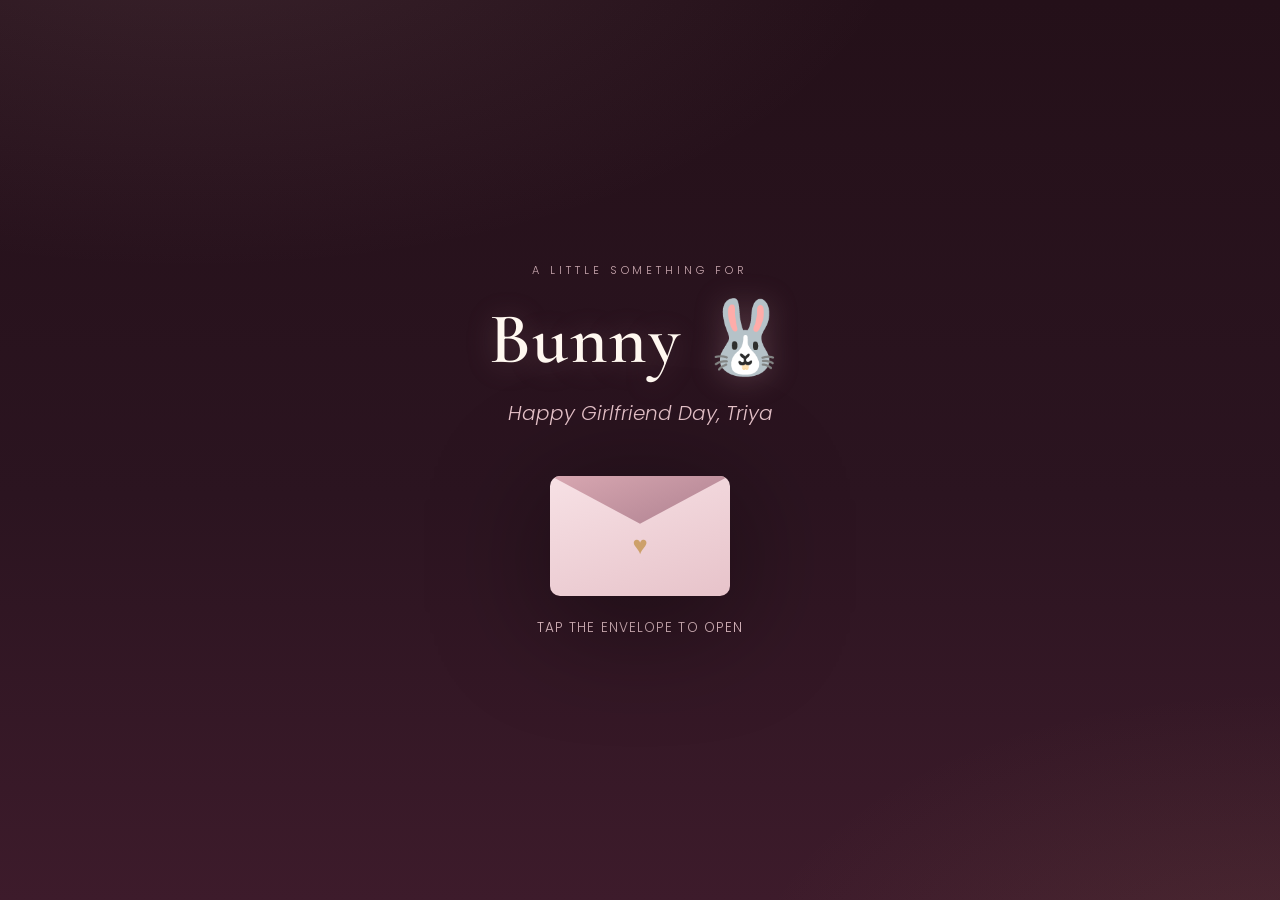
<file: index.html>
<!DOCTYPE html>
<html lang="en">
<head>
<meta charset="UTF-8">
<meta name="viewport" content="width=device-width, initial-scale=1.0">
<title>Happy Girlfriend Day, Bunny 🐰</title>
<link rel="stylesheet" href="style.css">
</head>
<body>

<div class="hearts-field" id="hearts-field"></div>

<main class="landing" id="landing">
  <p class="eyebrow">A little something for</p>
  <h1>Bunny 🐰</h1>
  <p class="sub">Happy Girlfriend Day, Triya</p>

  <div class="envelope-wrap" id="envelope" role="button" tabindex="0" aria-label="Open your surprise">
    <div class="envelope">
      <div class="env-body"></div>
      <div class="env-heart">♥</div>
      <div class="env-flap"></div>
    </div>
  </div>
  <p class="open-hint">tap the envelope to open</p>
</main>

<script src="script.js"></script>
<script>
  const envelope = document.getElementById('envelope');
  const landing = document.getElementById('landing');

  function openEnvelope(){
    envelope.classList.add('open');
    landing.classList.add('fade-out');
    setTimeout(() => { window.location.href = 'next.html'; }, 750);
  }

  envelope.addEventListener('click', openEnvelope);
  envelope.addEventListener('keydown', (e) => {
    if(e.key === 'Enter' || e.key === ' ') openEnvelope();
  });
</script>
</body>
</html>
</file>
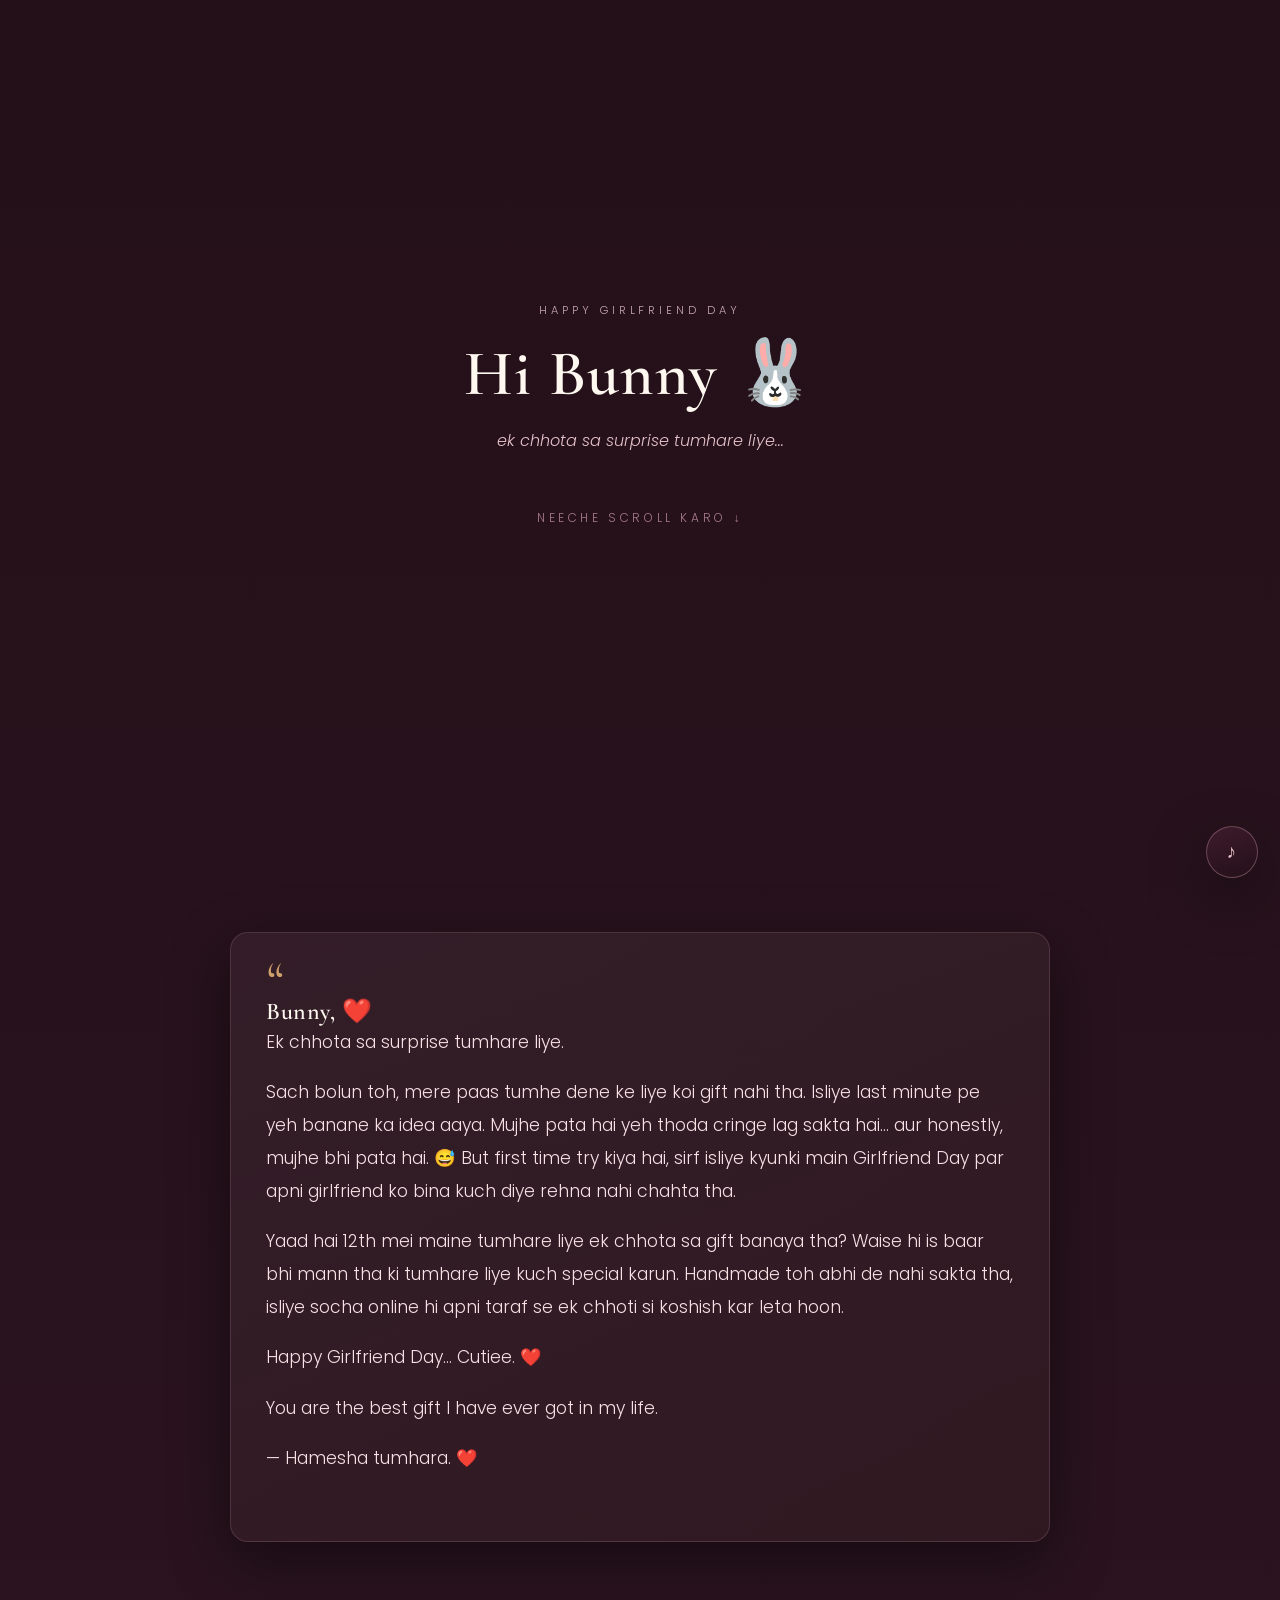
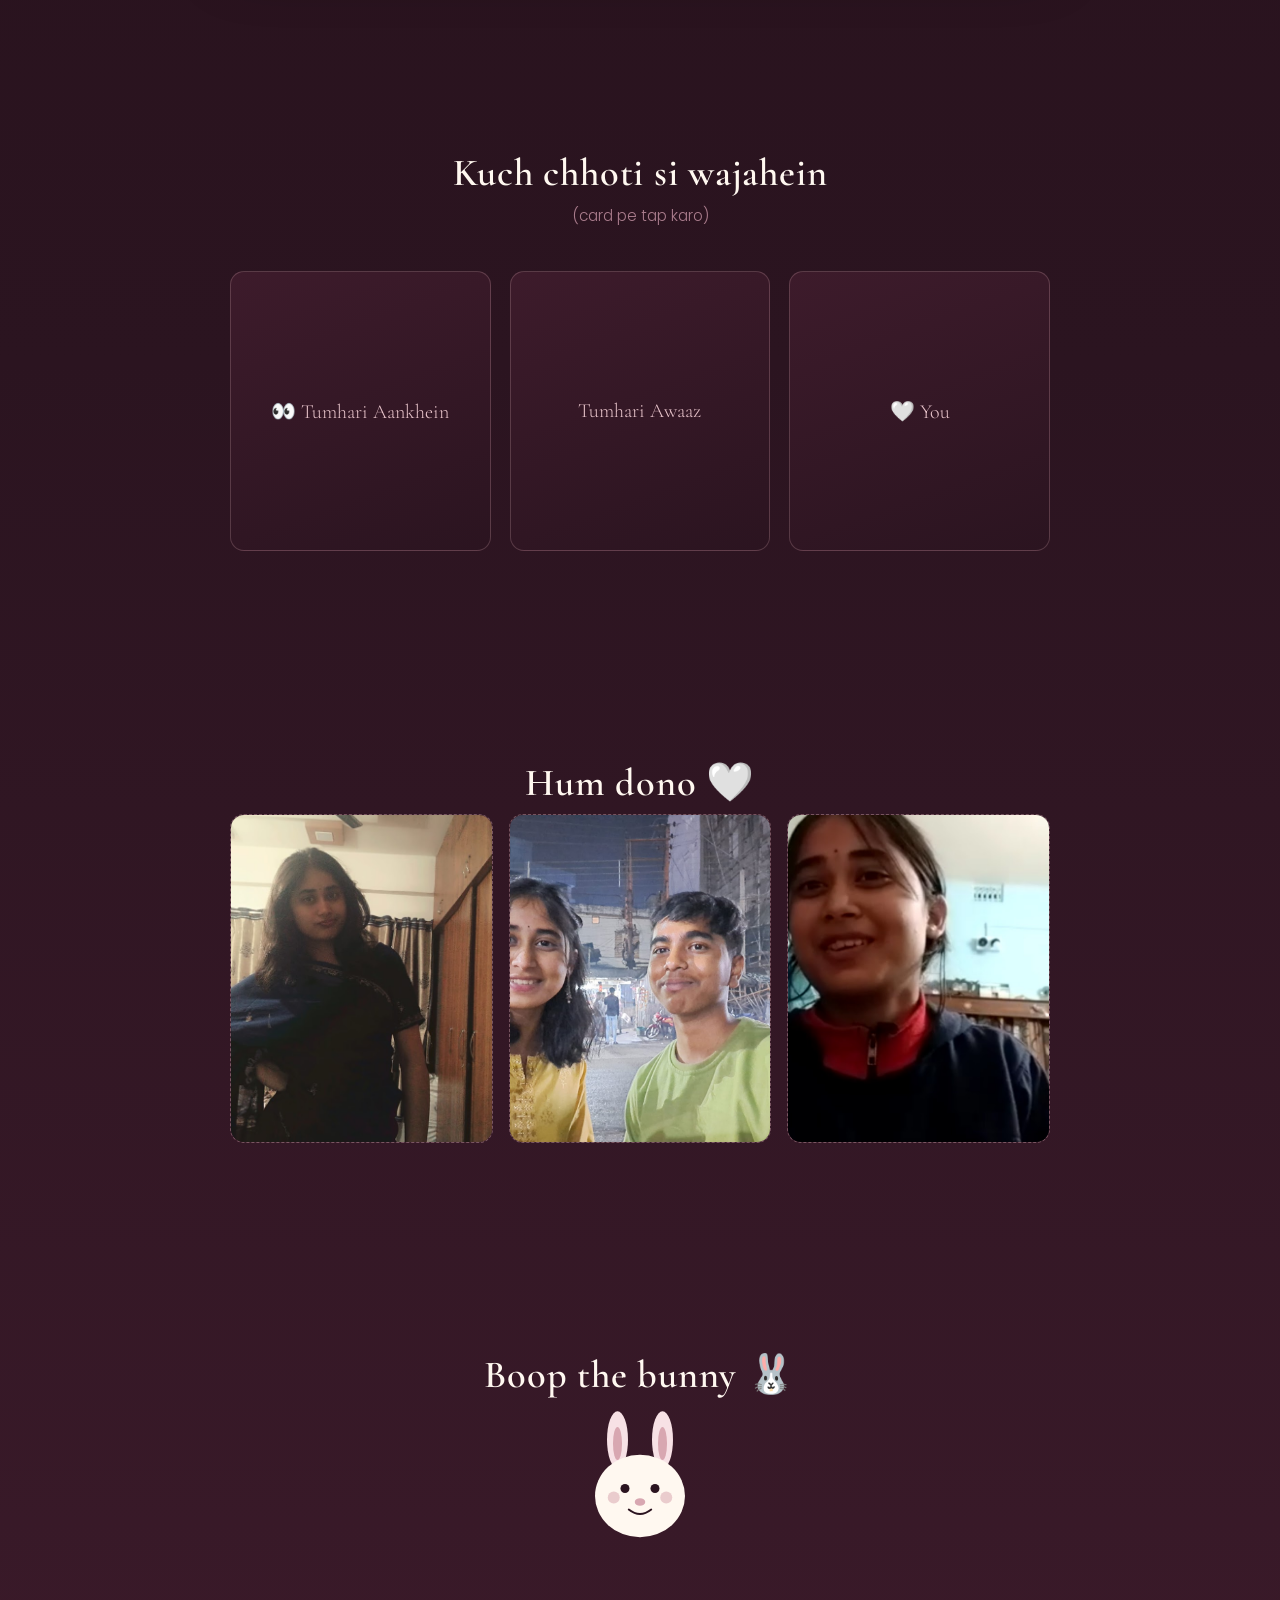
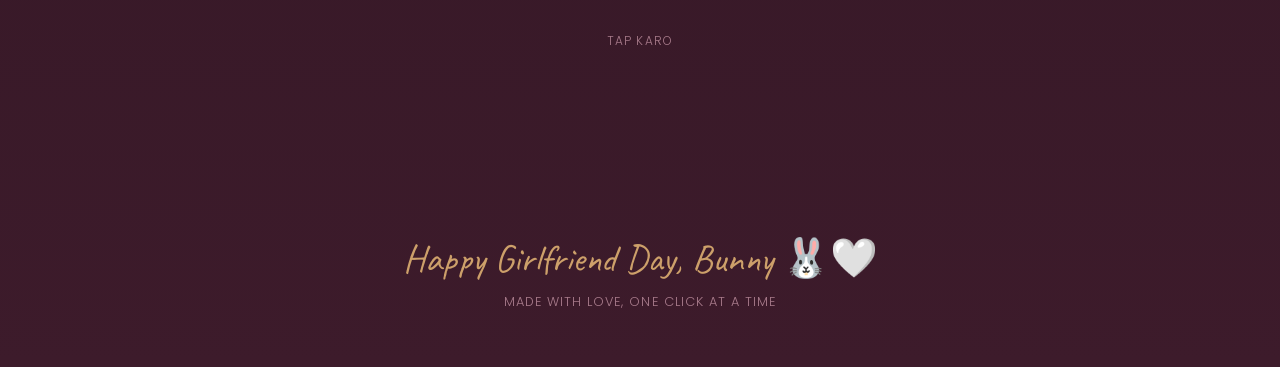
<file: next.html>
<!DOCTYPE html>
<html lang="en">
<head>
<meta charset="UTF-8">
<meta name="viewport" content="width=device-width, initial-scale=1.0">
<title>Happy Girlfriend Day, Bunny 🐰</title>
<link rel="stylesheet" href="style.css">
</head>
<body class="fade-in">

<div class="hearts-field" id="hearts-field"></div>

<!-- ============ HERO ============ -->
<section class="hero-section wrap">
  <p class="eyebrow">Happy Girlfriend Day</p>
  <h1>Hi Bunny 🐰</h1>
  <p class="sub">ek chhota sa surprise tumhare liye...</p>
  <p class="scroll-cue">neeche scroll karo ↓</p>
</section>

<!-- ============ LETTER ============ -->
<section class="section wrap">
  <div class="letter">
    <span class="quote-mark">“</span>
    <h2>Bunny, ❤️</h2>

    <p>
        Ek chhota sa surprise tumhare liye.
    </p>

    <p>
        Sach bolun toh, mere paas tumhe dene ke liye koi gift nahi tha.
        Isliye last minute pe yeh banane ka idea aaya.
        Mujhe pata hai yeh thoda cringe lag sakta hai... aur honestly,
        mujhe bhi pata hai. 😅
        But first time try kiya hai, sirf isliye kyunki main Girlfriend Day
        par apni girlfriend ko bina kuch diye rehna nahi chahta tha.
    </p>

    <p>
        Yaad hai 12th mei maine tumhare liye ek chhota sa gift banaya tha?
        Waise hi is baar bhi mann tha ki tumhare liye kuch special karun.
        Handmade toh abhi de nahi sakta tha, isliye socha online hi apni taraf
        se ek chhoti si koshish kar leta hoon.
    </p>

    <p>
        Happy Girlfriend Day... Cutiee. ❤️
    </p>

    <p>
        You are the best gift I have ever got in my life.
    </p>

    <p>
        — Hamesha tumhara. ❤️
    </p>
</div>
  </div>
</section>

<!-- ============ REASONS ============ -->
<section class="section wrap">
  <h2 class="section-title">Kuch chhoti si wajahein</h2>
  <p class="section-sub">(card pe tap karo)</p>
  <div class="cards-grid" id="cards-grid">
    <div class="flip-card"><div class="flip-inner">
      <div class="flip-front">👀 Tumhari Aankhein</div>
      <div class="flip-back">Pata nahi kaise... par jab bhi tumhari aankhon ko dekhta hoon, unmein ek alag hi sukoon milta hai. Mere liye duniya ki sabse khoobsurat aankhein wahi hain.</div>
    </div></div>
    <div class="flip-card"><div class="flip-inner">
      <div class="flip-front">Tumhari Awaaz</div>
      <div class="flip-back">Sach bolun toh, your voice feels like therapy. ❤️ Sabse zyada tab, jab tum aadhi neend mein hoti ho aur main jaan-bujhkar call kar leta hoon sirf tumhari sleepy voice sunne ke liye. Pata nahi us awaaz mein aisa kya hai... it just hits different. 🥹</div>
    </div></div>
    <div class="flip-card"><div class="flip-inner">
      <div class="flip-front">🤍 You</div>
      <div class="flip-back">Sach bataun, tumse pyaar karne ki koi ek wajah nahi hai... kyunki mujhe tumhari har ek chiz pasand hai. Tumhari har chhoti si cheez special bana deti hai. You're the cutest, prettiest, kindest, and the most beautiful person I know. I don't know why I love you... I just know that you're the one I love the most.❤️</div>
    </div></div>
  </div>
</section>

<!-- ============ GALLERY ============ -->
<section class="section wrap">
  <h2 class="section-title">Hum dono 🤍</h2>
  <div class="gallery">
    <div class="photo-slot">
      <img src="assets/photo1.jpg" alt="Us" onload="this.style.display='block'; this.nextElementSibling.style.display='none';">
      <span class="placeholder-txt">assets/photo1.jpg<br>yahan daalo</span>
    </div>
    <div class="photo-slot">
      <img src="assets/photo2.jpg" alt="Us" onload="this.style.display='block'; this.nextElementSibling.style.display='none';">
      <span class="placeholder-txt">assets/photo2.jpg<br>yahan daalo</span>
    </div>
    <div class="photo-slot">
      <img src="assets/photo3.jpg" alt="Us" onload="this.style.display='block'; this.nextElementSibling.style.display='none';">
      <span class="placeholder-txt">assets/photo3.jpg<br>yahan daalo</span>
    </div>
  </div>
</section>

<!-- ============ BUNNY ============ -->
<section class="section wrap bunny-zone">
  <h2 class="section-title">Boop the bunny 🐰</h2>
  <button class="bunny-btn" id="bunny-btn" aria-label="Boop the bunny">
    <svg id="bunny-svg" viewBox="0 0 200 200" xmlns="http://www.w3.org/2000/svg">
      <ellipse cx="70" cy="45" rx="14" ry="38" fill="#f7e1e5"/>
      <ellipse cx="130" cy="45" rx="14" ry="38" fill="#f7e1e5"/>
      <ellipse cx="70" cy="50" rx="6" ry="22" fill="#d8a7b1"/>
      <ellipse cx="130" cy="50" rx="6" ry="22" fill="#d8a7b1"/>
      <ellipse cx="100" cy="120" rx="60" ry="55" fill="#fff8f0"/>
      <circle cx="80" cy="110" r="6" fill="#2b1420"/>
      <circle cx="120" cy="110" r="6" fill="#2b1420"/>
      <ellipse cx="100" cy="128" rx="7" ry="5" fill="#d8a7b1"/>
      <path d="M85 138 Q100 150 115 138" stroke="#2b1420" stroke-width="2.5" fill="none" stroke-linecap="round"/>
      <circle cx="65" cy="122" r="8" fill="#d8a7b1" opacity=".55"/>
      <circle cx="135" cy="122" r="8" fill="#d8a7b1" opacity=".55"/>
    </svg>
  </button>
  <p class="speech-bubble script" id="speech-bubble"></p>
  <p class="tap-hint">tap karo</p>
</section>

<!-- ============ FOOTER ============ -->
<footer class="finale wrap">
  <p class="script">Happy Girlfriend Day, Bunny 🐰🤍</p>
  <p class="small">made with love, one click at a time</p>
</footer>

<!-- ============ MUSIC ============ -->
<button class="music-toggle" id="music-toggle" aria-label="Play music" title="Add your song at assets/song.mp3">♪</button>
<audio id="bg-music" src="assets/song.mp3" loop preload="none"></audio>

<script src="script.js"></script>
<script>
  /* ---- flip cards ---- */
  document.querySelectorAll('.flip-card').forEach(card => {
    card.addEventListener('click', () => card.classList.toggle('flipped'));
  });

  /* ---- bunny boop ---- */
  const bunnyBtn = document.getElementById('bunny-btn');
  const bunnySvg = document.getElementById('bunny-svg');
  const bubble = document.getElementById('speech-bubble');
  const bunnyLines = [
    "Boop! 🐰",
    "I love you, Darling. 🌼✨"
  ];
  let bunnyIndex = 0;
  bunnyBtn.addEventListener('click', () => {
    bunnyBtn.classList.remove('hop'); void bunnySvg.offsetWidth; bunnyBtn.classList.add('hop');
    bubble.textContent = bunnyLines[bunnyIndex % bunnyLines.length];
    bubble.classList.add('show');
    bunnyIndex++;
  });

  /* ---- music toggle ---- */
const musicBtn = document.getElementById("music-toggle");
const music = document.getElementById("bg-music");

musicBtn.addEventListener("click", async () => {
  try {
    if (music.paused) {
      await music.play();
      musicBtn.textContent = "❚❚";
      musicBtn.classList.add("playing");
    } else {
      music.pause();
      musicBtn.textContent = "♪";
      musicBtn.classList.remove("playing");
    }
  } catch (err) {
    console.error("Music Error:", err);
    alert(err.message);
  }
});
</script>
</body>
</html>
</file>
<file: style.css>
@import url('https://fonts.googleapis.com/css2?family=Cormorant+Garamond:ital,wght@0,400;0,600;1,500&family=Poppins:wght@300;400;500;600&family=Caveat:wght@500;700&display=swap');

:root{
  --plum-950:#241019;
  --plum-900:#2b1420;
  --plum-800:#3d1b2b;
  --rose-400:#d8a7b1;
  --rose-300:#e7c3ca;
  --blush-100:#f7e1e5;
  --cream-50:#fff8f0;
  --mauve-600:#a97c8c;
  --gold-400:#cda06a;
  --shadow: 0 20px 60px rgba(0,0,0,.45);
}

*{box-sizing:border-box; margin:0; padding:0;}

html{scroll-behavior:smooth;}

body{
  font-family:'Poppins', sans-serif;
  font-weight:300;
  background:
    radial-gradient(1200px 600px at 15% -10%, rgba(216,167,177,.12), transparent 60%),
    radial-gradient(900px 500px at 100% 110%, rgba(205,160,106,.10), transparent 60%),
    linear-gradient(180deg, var(--plum-950), var(--plum-900) 55%, var(--plum-800));
  color:var(--cream-50);
  min-height:100vh;
  overflow-x:hidden;
}

@media (prefers-reduced-motion: reduce){
  *{animation-duration:.001ms !important; animation-iteration-count:1 !important; transition-duration:.001ms !important;}
}

h1,h2,h3,.display{
  font-family:'Cormorant Garamond', serif;
  font-weight:600;
  letter-spacing:.02em;
}

.script{font-family:'Caveat', cursive;}

a, button{font-family:inherit;}

/* ---------- floating hearts (ambient) ---------- */
.hearts-field{position:fixed; inset:0; pointer-events:none; z-index:0; overflow:hidden;}
.heart-particle{
  position:absolute; bottom:-40px; opacity:.55;
  color:var(--rose-400); font-size:1.1rem;
  animation:rise linear infinite;
}
@keyframes rise{
  0%{ transform:translateY(0) translateX(0) rotate(0deg); opacity:0;}
  10%{opacity:.6;}
  100%{ transform:translateY(-110vh) translateX(var(--drift,20px)) rotate(360deg); opacity:0;}
}

/* ---------- landing page ---------- */
.landing{
  position:relative; z-index:1;
  min-height:100vh; display:flex; flex-direction:column;
  align-items:center; justify-content:center; text-align:center;
  padding:2rem;
}
.eyebrow{
  text-transform:uppercase; letter-spacing:.35em; font-size:.7rem;
  color:var(--rose-300); margin-bottom:1rem; opacity:.85;
}
.landing h1{
  font-size:clamp(2.4rem, 7vw, 4.5rem);
  color:var(--cream-50);
  text-shadow:0 2px 30px rgba(216,167,177,.25);
}
.landing .sub{
  margin-top:.9rem; color:var(--rose-300); font-size:clamp(1rem,2.6vw,1.25rem);
  font-style:italic;
}

.envelope-wrap{margin-top:3rem; cursor:pointer; user-select:none;}
.envelope{
  width:180px; height:120px; position:relative;
  filter:drop-shadow(var(--shadow));
  transition:transform .35s ease;
}
.envelope-wrap:hover .envelope{transform:translateY(-6px) scale(1.03);}
.env-body{
  position:absolute; inset:0;
  background:linear-gradient(160deg, var(--blush-100), var(--rose-300));
  border-radius:10px;
}
.env-flap{
  position:absolute; top:0; left:0; width:100%; height:62px;
  background:linear-gradient(160deg, var(--rose-400), var(--mauve-600));
  clip-path:polygon(0 0, 100% 0, 50% 78%);
  transform-origin:top;
  border-radius:10px 10px 0 0;
  transition:transform .5s cubic-bezier(.7,-0.3,.3,1.3);
  z-index:2;
}
.envelope-wrap.open .env-flap{transform:rotateX(180deg);}
.env-heart{
  position:absolute; left:50%; top:58%; transform:translate(-50%,-50%);
  font-size:1.6rem; z-index:1; color:var(--gold-400);
  animation:pulse 1.8s ease-in-out infinite;
}
@keyframes pulse{0%,100%{transform:translate(-50%,-50%) scale(1);} 50%{transform:translate(-50%,-50%) scale(1.15);}}

.open-hint{
  margin-top:1.4rem; font-size:.85rem; letter-spacing:.08em;
  color:var(--rose-300); text-transform:uppercase;
}

.fade-out{animation:fadeOut .6s ease forwards;}
@keyframes fadeOut{to{opacity:0; filter:blur(6px);}}
.fade-in{animation:fadeIn .7s ease;}
@keyframes fadeIn{from{opacity:0;} to{opacity:1;}}

/* ---------- next.html sections ---------- */
.wrap{position:relative; z-index:1; max-width:820px; margin:0 auto; padding:0 1.5rem;}

.section{padding:6.5rem 0; text-align:center;}
.hero-section{min-height:92vh; display:flex; flex-direction:column; align-items:center; justify-content:center;}
.hero-section h1{font-size:clamp(2.2rem,7vw,4rem);}
.hero-section .sub{margin-top:1rem; color:var(--rose-300); font-style:italic;}
.scroll-cue{margin-top:3.5rem; font-size:.75rem; letter-spacing:.3em; text-transform:uppercase; color:var(--mauve-600); animation:bob 2s ease-in-out infinite;}
@keyframes bob{0%,100%{transform:translateY(0);}50%{transform:translateY(8px);}}

.letter{
  background:linear-gradient(160deg, rgba(247,225,229,.06), rgba(205,160,106,.04));
  border:1px solid rgba(216,167,177,.18);
  border-radius:18px; padding:3rem 2.2rem; text-align:left;
  box-shadow:var(--shadow);
}
.letter .quote-mark{font-family:'Cormorant Garamond',serif; font-size:3.5rem; color:var(--gold-400); line-height:0; display:block; margin-bottom:1rem;}
.letter p{font-size:1.08rem; line-height:1.9; color:var(--blush-100); margin-bottom:1.1rem;}
.letter .sign-off{margin-top:1.6rem; font-family:'Caveat',cursive; font-size:1.7rem; color:var(--gold-400);}

.section-title{font-size:clamp(1.7rem,4.5vw,2.4rem); margin-bottom:.5rem;}
.section-sub{color:var(--mauve-600); font-size:.95rem; margin-bottom:2.8rem;}

.cards-grid{display:grid; grid-template-columns:repeat(auto-fit, minmax(220px,1fr)); gap:1.2rem;}
.flip-card{
  perspective:1200px;
  height:280px;
  cursor:pointer;
}.flip-inner{position:relative; width:100%; height:100%; transition:transform .6s cubic-bezier(.4,.2,.2,1); transform-style:preserve-3d;}
.flip-card.flipped .flip-inner{transform:rotateY(180deg);}
.flip-front,.flip-back{
  position:absolute; inset:0; backface-visibility:hidden;
  border-radius:14px; display:flex; align-items:center; justify-content:center;
  padding:1rem; text-align:center;
}
.flip-front{
  background:linear-gradient(160deg, var(--plum-800), var(--plum-900));
  border:1px solid rgba(216,167,177,.25);
  font-family:'Cormorant Garamond',serif; font-size:1.25rem; color:var(--rose-300);
}
.flip-back{
  background:linear-gradient(160deg, var(--rose-400), var(--mauve-600));
  color:var(--plum-950);
  transform:rotateY(180deg);
  font-size:.9rem;
  line-height:1.5;
  font-weight:500;
  padding:1rem;
  overflow-y:auto;
}

.gallery{display:grid; grid-template-columns:repeat(auto-fit, minmax(180px,1fr)); gap:1rem;}
.photo-slot{
  aspect-ratio:4/5; border-radius:14px; overflow:hidden; position:relative;
  border:1.5px dashed rgba(216,167,177,.4);
  background:rgba(247,225,229,.04);
  display:flex; align-items:center; justify-content:center;
}
.photo-slot img{width:100%; height:100%; object-fit:cover; display:none;}
.photo-slot .placeholder-txt{font-size:.8rem; color:var(--mauve-600); padding:1rem; text-align:center; line-height:1.5;}

.bunny-zone{display:flex; flex-direction:column; align-items:center;}
.bunny-btn{background:none; border:none; cursor:pointer; padding:0;}
#bunny-svg{width:150px; height:150px; transition:transform .18s ease;}
.bunny-btn:active #bunny-svg{transform:scale(.94) translateY(4px);}
.bunny-btn.hop #bunny-svg{animation:hop .5s ease;}
@keyframes hop{0%{transform:translateY(0);}30%{transform:translateY(-26px) rotate(-4deg);}60%{transform:translateY(0) rotate(3deg);}100%{transform:translateY(0);}}
.speech-bubble{
  margin-top:1.4rem; min-height:2.4rem; max-width:340px;
  font-family:'Caveat',cursive; font-size:1.5rem; color:var(--gold-400);
  opacity:0; transition:opacity .3s ease;
}
.speech-bubble.show{opacity:1;}
.tap-hint{margin-top:.6rem; font-size:.75rem; letter-spacing:.1em; text-transform:uppercase; color:var(--mauve-600);}

footer.finale{padding:5rem 0 3.5rem; text-align:center;}
footer.finale .script{font-size:2.4rem; color:var(--gold-400);}
footer.finale .small{margin-top:.6rem; font-size:.8rem; color:var(--mauve-600); letter-spacing:.08em; text-transform:uppercase;}

/* ---------- music toggle ---------- */
.music-toggle{
  position:fixed; bottom:1.4rem; right:1.4rem; z-index:20;
  width:52px; height:52px; border-radius:50%; border:1px solid rgba(216,167,177,.35);
  background:linear-gradient(160deg, var(--plum-800), var(--plum-950));
  color:var(--rose-300); font-size:1.2rem; cursor:pointer;
  display:flex; align-items:center; justify-content:center;
  box-shadow:var(--shadow);
}
.music-toggle.playing{animation:discPulse 1.6s ease-in-out infinite;}
@keyframes discPulse{0%,100%{box-shadow:0 0 0 0 rgba(216,167,177,.35);} 50%{box-shadow:0 0 0 10px rgba(216,167,177,0);}}

:focus-visible{outline:2px solid var(--gold-400); outline-offset:3px;}
</file>
